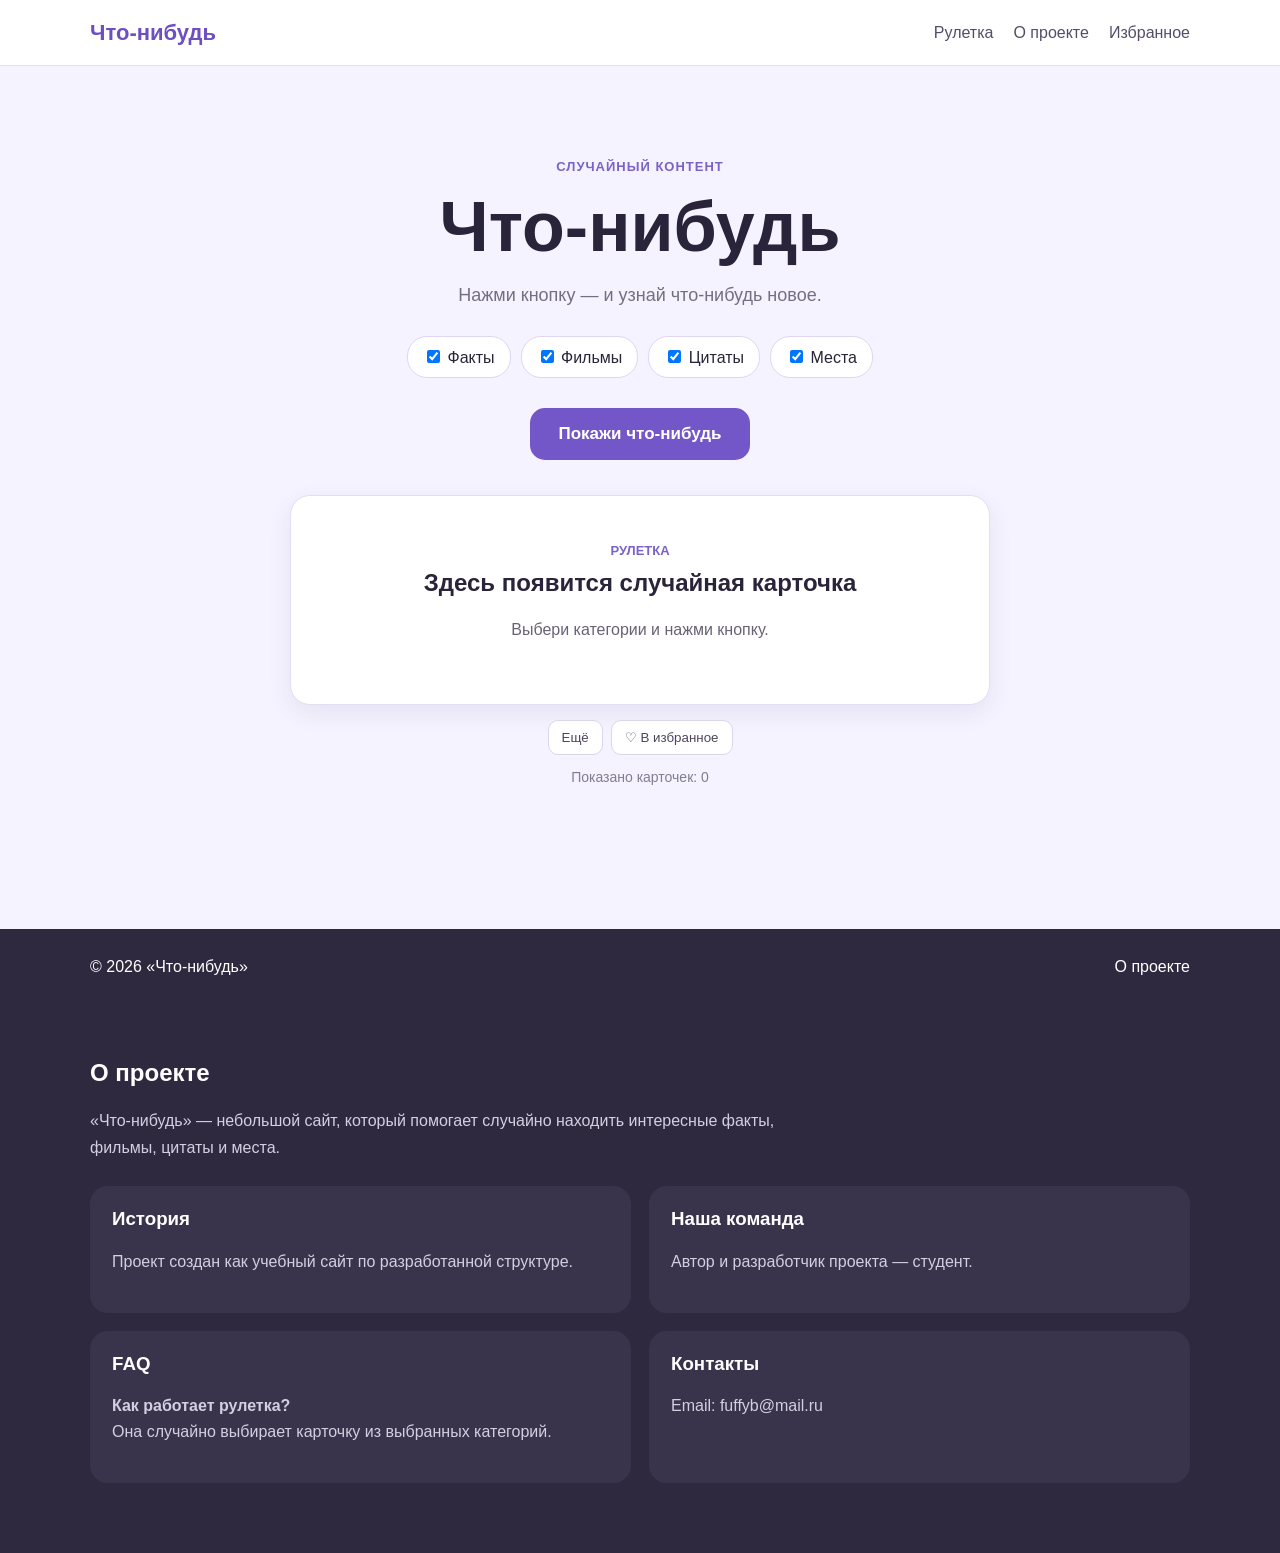
<file: index.html>
<!DOCTYPE html>
<html lang="ru">
<head>
    <meta charset="UTF-8">
    <meta name="viewport" content="width=device-width, initial-scale=1.0">
    <title>Что-нибудь</title>
    <link rel="stylesheet" href="style.css">
</head>

<body>

<header>
    <div class="container nav">

        <a class="logo" href="index.html">Что-нибудь</a>

        <nav>
            <a href="index.html">Рулетка</a>
            <a href="#project">О проекте</a>
            <a href="favorites.html">Избранное</a>
        </nav>

    </div>
</header>


<main>

<section id="home" class="hero container">

    <p class="label">Случайный контент</p>

    <h1>Что-нибудь</h1>

    <p class="subtitle">
        Нажми кнопку — и узнай что-нибудь новое.
    </p>


    <div id="categories" class="filters">

        <label>
            <input type="checkbox" value="fact" checked>
            Факты
        </label>

        <label>
            <input type="checkbox" value="movie" checked>
            Фильмы
        </label>

        <label>
            <input type="checkbox" value="quote" checked>
            Цитаты
        </label>

        <label>
            <input type="checkbox" value="place" checked>
            Места
        </label>

    </div>


    <button id="randomBtn" class="main-button">
        Покажи что-нибудь
    </button>


    <div id="rouletteCard" class="card placeholder">

        <div>

            <span class="card-type">
                Рулетка
            </span>

            <h2>
                Здесь появится случайная карточка
            </h2>

            <p>
                Выбери категории и нажми кнопку.
            </p>

        </div>

    </div>


    <div id="cardActions" class="actions" hidden>

        <button id="nextBtn">
            Ещё
        </button>

        <button id="saveBtn">
            ♡ В избранное
        </button>

    </div>


    <p class="counter">
        Показано карточек:
        <span id="counter">0</span>
    </p>

</section>

</main>


<footer id="project">

    <div class="container footer-content">

        <div>
            © 2026 «Что-нибудь»
        </div>

        <a href="#about">
            О проекте
        </a>

    </div>


    <div id="about" class="about-footer container">

        <h2>О проекте</h2>

        <p>
            «Что-нибудь» — небольшой сайт, который помогает
            случайно находить интересные факты, фильмы, цитаты
            и места.
        </p>


        <div class="about-grid">

            <article>
                <h3>История</h3>

                <p>
                    Проект создан как учебный сайт
                    по разработанной структуре.
                </p>
            </article>


            <article>
                <h3>Наша команда</h3>

                <p>
                    Автор и разработчик проекта — студент.
                </p>
            </article>


            <article>
                <h3>FAQ</h3>

                <p>
                    <b>Как работает рулетка?</b><br>
                    Она случайно выбирает карточку
                    из выбранных категорий.
                </p>
            </article>


            <article>
                <h3>Контакты</h3>

                <p>
                    Email: fuffyb@mail.ru
                </p>
            </article>

        </div>

    </div>

</footer>


<script src="script.js"></script>

</body>
</html>
</file>
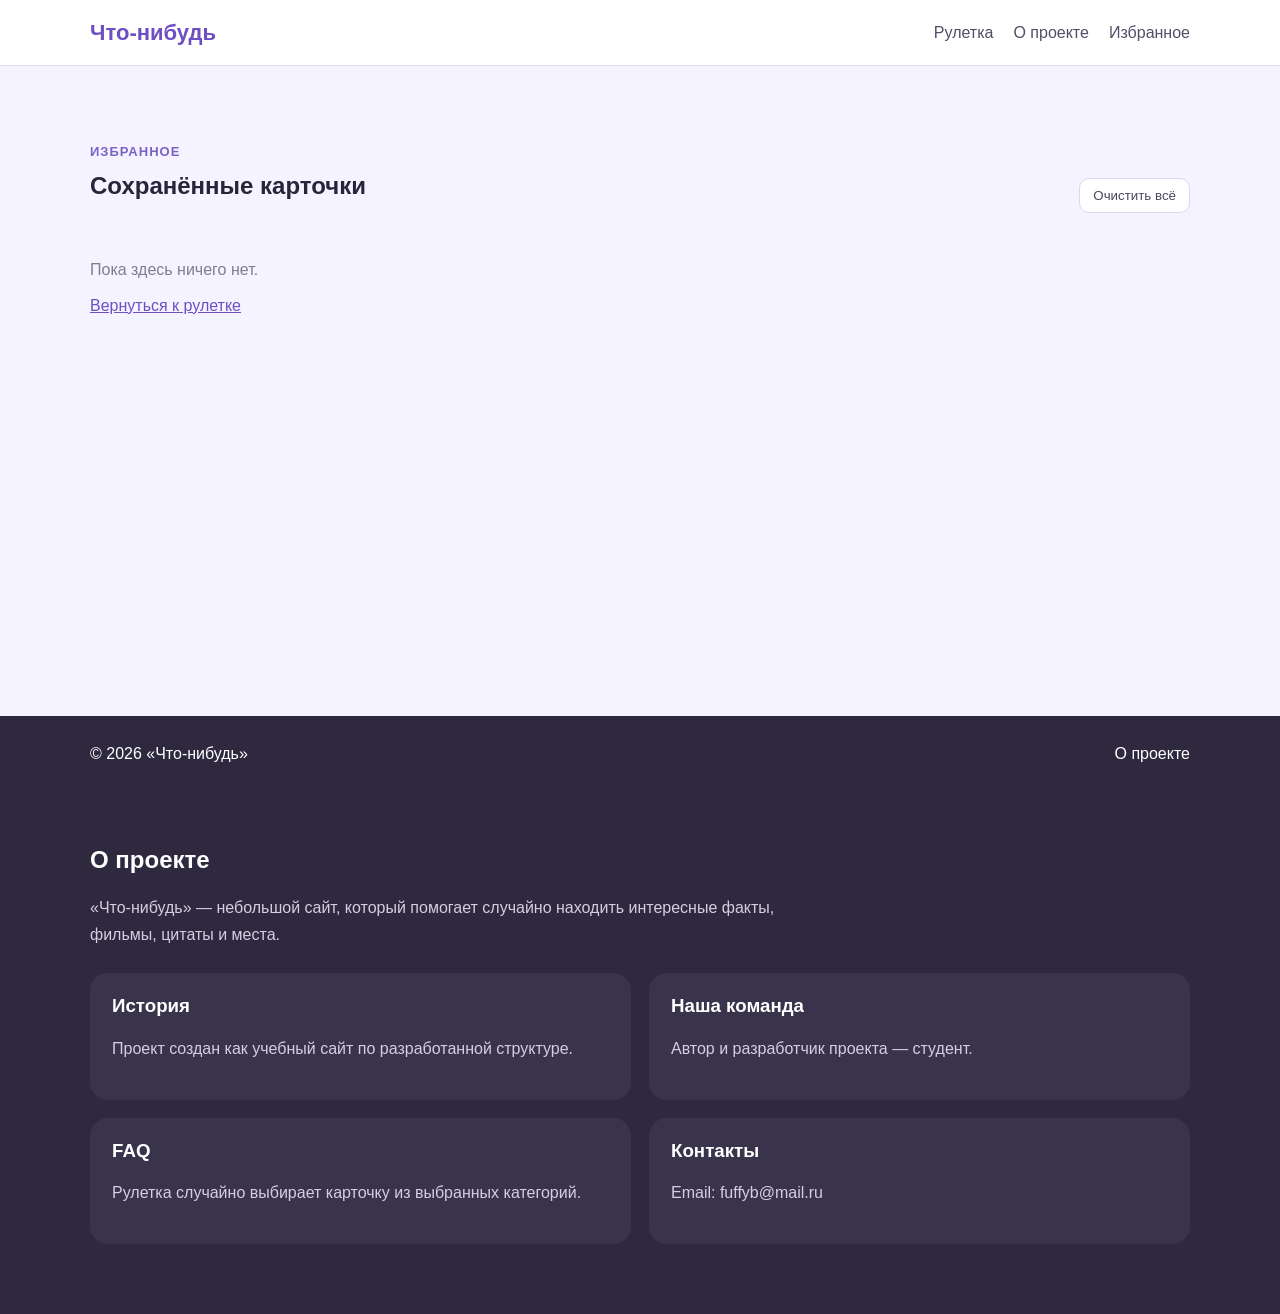
<file: favorites.html>
<!DOCTYPE html>
<html lang="ru">
<head>
    <meta charset="UTF-8">
    <meta name="viewport" content="width=device-width, initial-scale=1.0">
    <title>Избранное — Что-нибудь</title>
    <link rel="stylesheet" href="style.css">
</head>

<body>

<header>
    <div class="container nav">

        <a class="logo" href="index.html">Что-нибудь</a>

        <nav>
            <a href="index.html">Рулетка</a>
            <a href="#project">О проекте</a>
            <a href="favorites.html">Избранное</a>
        </nav>

    </div>
</header>


<main>

<section class="section container favorites-section">

    <p class="label">Избранное</p>

    <div class="section-title">

        <h2>Сохранённые карточки</h2>

        <button
            id="clearFavorites"
            class="small-button">

            Очистить всё

        </button>

    </div>


    <div id="favoritesGrid" class="grid"></div>


    <p id="emptyFavorites" class="empty">
        Пока здесь ничего нет.
        <br><br>

        <a href="index.html">
            Вернуться к рулетке
        </a>
    </p>

</section>

</main>


<footer id= "project">

    <div class="container footer-content">

        <div>
            © 2026 «Что-нибудь»
        </div>

        <a href="#about">
            О проекте
        </a>

    </div>


    <div id="about" class="about-footer container">

        <h2>О проекте</h2>

        <p>
            «Что-нибудь» — небольшой сайт, который помогает
            случайно находить интересные факты, фильмы,
            цитаты и места.
        </p>


        <div class="about-grid">

            <article>
                <h3>История</h3>

                <p>
                    Проект создан как учебный сайт
                    по разработанной структуре.
                </p>
            </article>


            <article>
                <h3>Наша команда</h3>

                <p>
                    Автор и разработчик проекта — студент.
                </p>
            </article>


            <article>
                <h3>FAQ</h3>

                <p>
                    Рулетка случайно выбирает карточку
                    из выбранных категорий.
                </p>
            </article>


            <article>
                <h3>Контакты</h3>

                <p>
                    Email: fuffyb@mail.ru
                </p>
            </article>

        </div>

    </div>

</footer>


<script src="script.js"></script>

</body>
</html>
</file>
<file: style.css>
* {
    box-sizing: border-box;
}

html {
    scroll-behavior: smooth;
}

body {
    margin: 0;
    font-family: Arial, sans-serif;
    background: #f5f3ff;
    color: #29243a;
}

.container {
    width: min(1100px, 92%);
    margin: 0 auto;
}


/* ШАПКА */

header {
    position: sticky;
    top: 0;
    z-index: 10;
    background: white;
    border-bottom: 1px solid #e5e0f2;
}

.nav {
    min-height: 65px;
    display: flex;
    align-items: center;
    justify-content: space-between;
    gap: 20px;
}

.logo {
    color: #6d4fc2;
    font-size: 22px;
    font-weight: bold;
    text-decoration: none;
}

nav {
    display: flex;
    gap: 20px;
    flex-wrap: wrap;
}

nav a {
    color: #554d68;
    text-decoration: none;
}

nav a:hover {
    color: #6d4fc2;
}


/* ГЛАВНАЯ */

.hero {
    text-align: center;
    padding: 80px 0;
}

.label {
    color: #7a62c7;
    font-size: 13px;
    font-weight: bold;
    text-transform: uppercase;
    letter-spacing: 1px;
}

h1 {
    margin: 10px 0;
    font-size: 70px;
}

h2 {
    margin-top: 0;
}

.subtitle {
    color: #756e82;
    font-size: 18px;
}


/* КАТЕГОРИИ */

.filters {
    display: flex;
    justify-content: center;
    gap: 10px;
    flex-wrap: wrap;
    margin: 30px 0;
}

.filters label {
    background: white;
    border: 1px solid #ded7ef;
    border-radius: 20px;
    padding: 10px 15px;
    cursor: pointer;
}


/* КНОПКА */

.main-button {
    border: none;
    border-radius: 15px;
    padding: 16px 28px;
    background: #7356c7;
    color: white;
    font-size: 17px;
    font-weight: bold;
    cursor: pointer;
}

.main-button:hover {
    background: #6045b0;
}


/* КАРТОЧКА */

.card {
    max-width: 700px;
    margin: 35px auto 15px;
    padding: 30px;
    background: white;
    border: 1px solid #e4def1;
    border-radius: 20px;
    text-align: left;
    box-shadow: 0 8px 25px rgba(50, 35, 90, 0.08);
}

.placeholder {
    min-height: 210px;
    display: flex;
    align-items: center;
    justify-content: center;
    text-align: center;
}

.card-type {
    color: #7a62c7;
    font-size: 13px;
    font-weight: bold;
    text-transform: uppercase;
}

.card h2 {
    margin-top: 10px;
}

.card p {
    color: #696276;
    line-height: 1.6;
}


/* КНОПКИ ПОД КАРТОЧКОЙ */

.actions {
    display: flex;
    justify-content: center;
    gap: 8px;
    flex-wrap: wrap;
}

.actions button,
.small-button {
    border: 1px solid #dcd5eb;
    background: white;
    color: #4e465e;
    border-radius: 10px;
    padding: 9px 13px;
    cursor: pointer;
}

.actions button:hover,
.small-button:hover {
    background: #eee9fb;
    color: #654bb2;
}

.counter {
    color: #847c91;
    font-size: 14px;
}


/* ИЗБРАННОЕ */

.section {
    padding: 65px 0;
    min-height: 500px;
}

.favorites-section {
    min-height: 600px;
}

.section-title {
    display: flex;
    align-items: center;
    justify-content: space-between;
    gap: 20px;
    margin-bottom: 25px;
}

.grid {
    display: grid;
    grid-template-columns: repeat(2, 1fr);
    gap: 18px;
}

.grid .card {
    max-width: none;
    margin: 0;
    padding: 22px;
}

.remove-favorite {
    margin-top: 10px;
    border: 1px solid #dcd5eb;
    background: white;
    color: #6d4f82;
    border-radius: 10px;
    padding: 8px 12px;
    cursor: pointer;
}

.remove-favorite:hover {
    background: #eee9fb;
}

.empty {
    color: #837b90;
}

.empty a {
    color: #6d4fc2;
}


/* ФУТЕР */

footer {
    margin-top: 50px;
    background: #2f2940;
    color: white;
}

.footer-content {
    min-height: 75px;
    display: flex;
    align-items: center;
    justify-content: space-between;
}

.footer-content a {
    color: white;
    text-decoration: none;
}

.footer-content a:hover {
    color: #cbbdf5;
}


/* О ПРОЕКТЕ */

.about-footer {
    padding: 55px 0 70px;
    scroll-margin-top: 70px;
}

.about-footer > p {
    max-width: 750px;
    color: #d4cfe0;
    line-height: 1.7;
}

.about-grid {
    display: grid;
    grid-template-columns: repeat(2, 1fr);
    gap: 18px;
    margin-top: 25px;
}

.about-grid article {
    background: #3a334c;
    border-radius: 18px;
    padding: 22px;
}

.about-grid h3 {
    margin-top: 0;
}

.about-grid p {
    color: #d4cfe0;
    line-height: 1.6;
}


/* ТЕЛЕФОН */

@media (max-width: 700px) {

    .nav {
        flex-direction: column;
        padding: 15px 0;
    }

    nav {
        justify-content: center;
    }

    h1 {
        font-size: 50px;
    }

    .grid,
    .about-grid {
        grid-template-columns: 1fr;
    }

    .footer-content {
        flex-direction: column;
        justify-content: center;
        gap: 10px;
        padding: 20px 0;
    }
}
</file>
